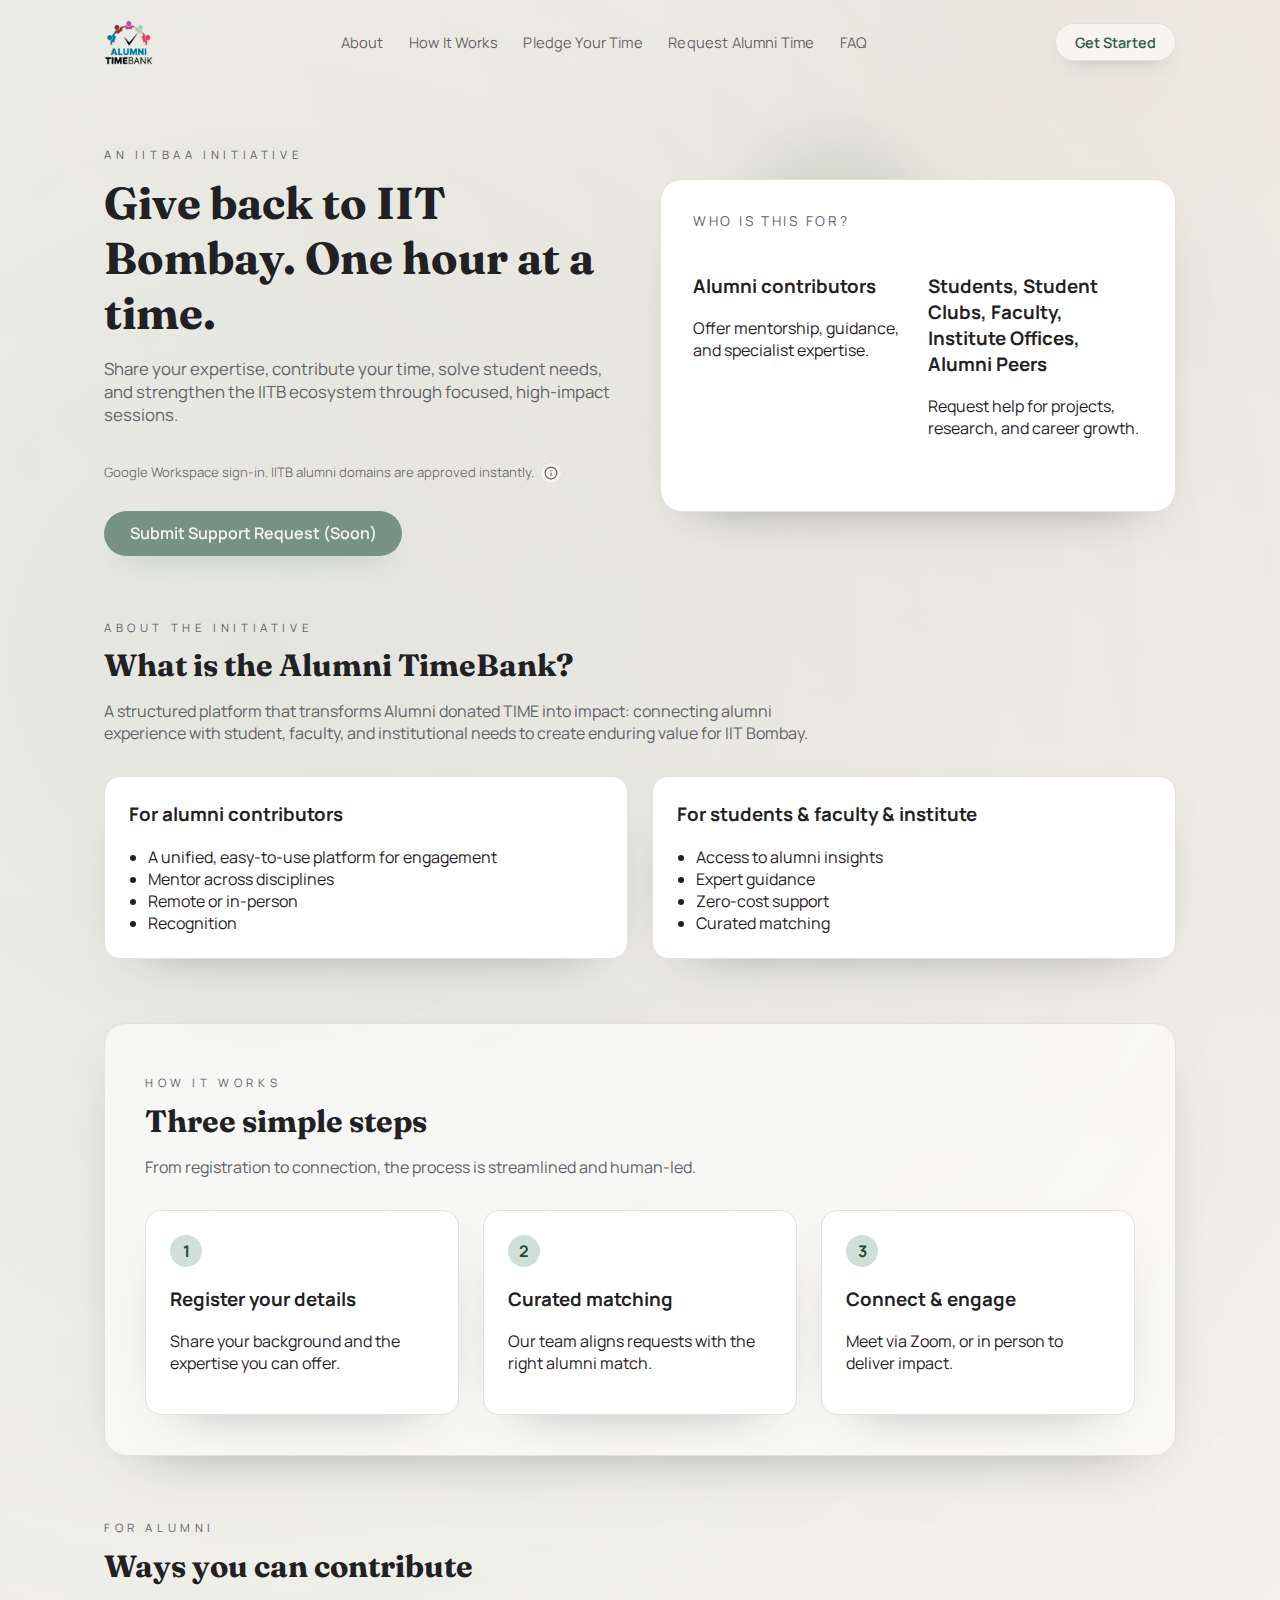
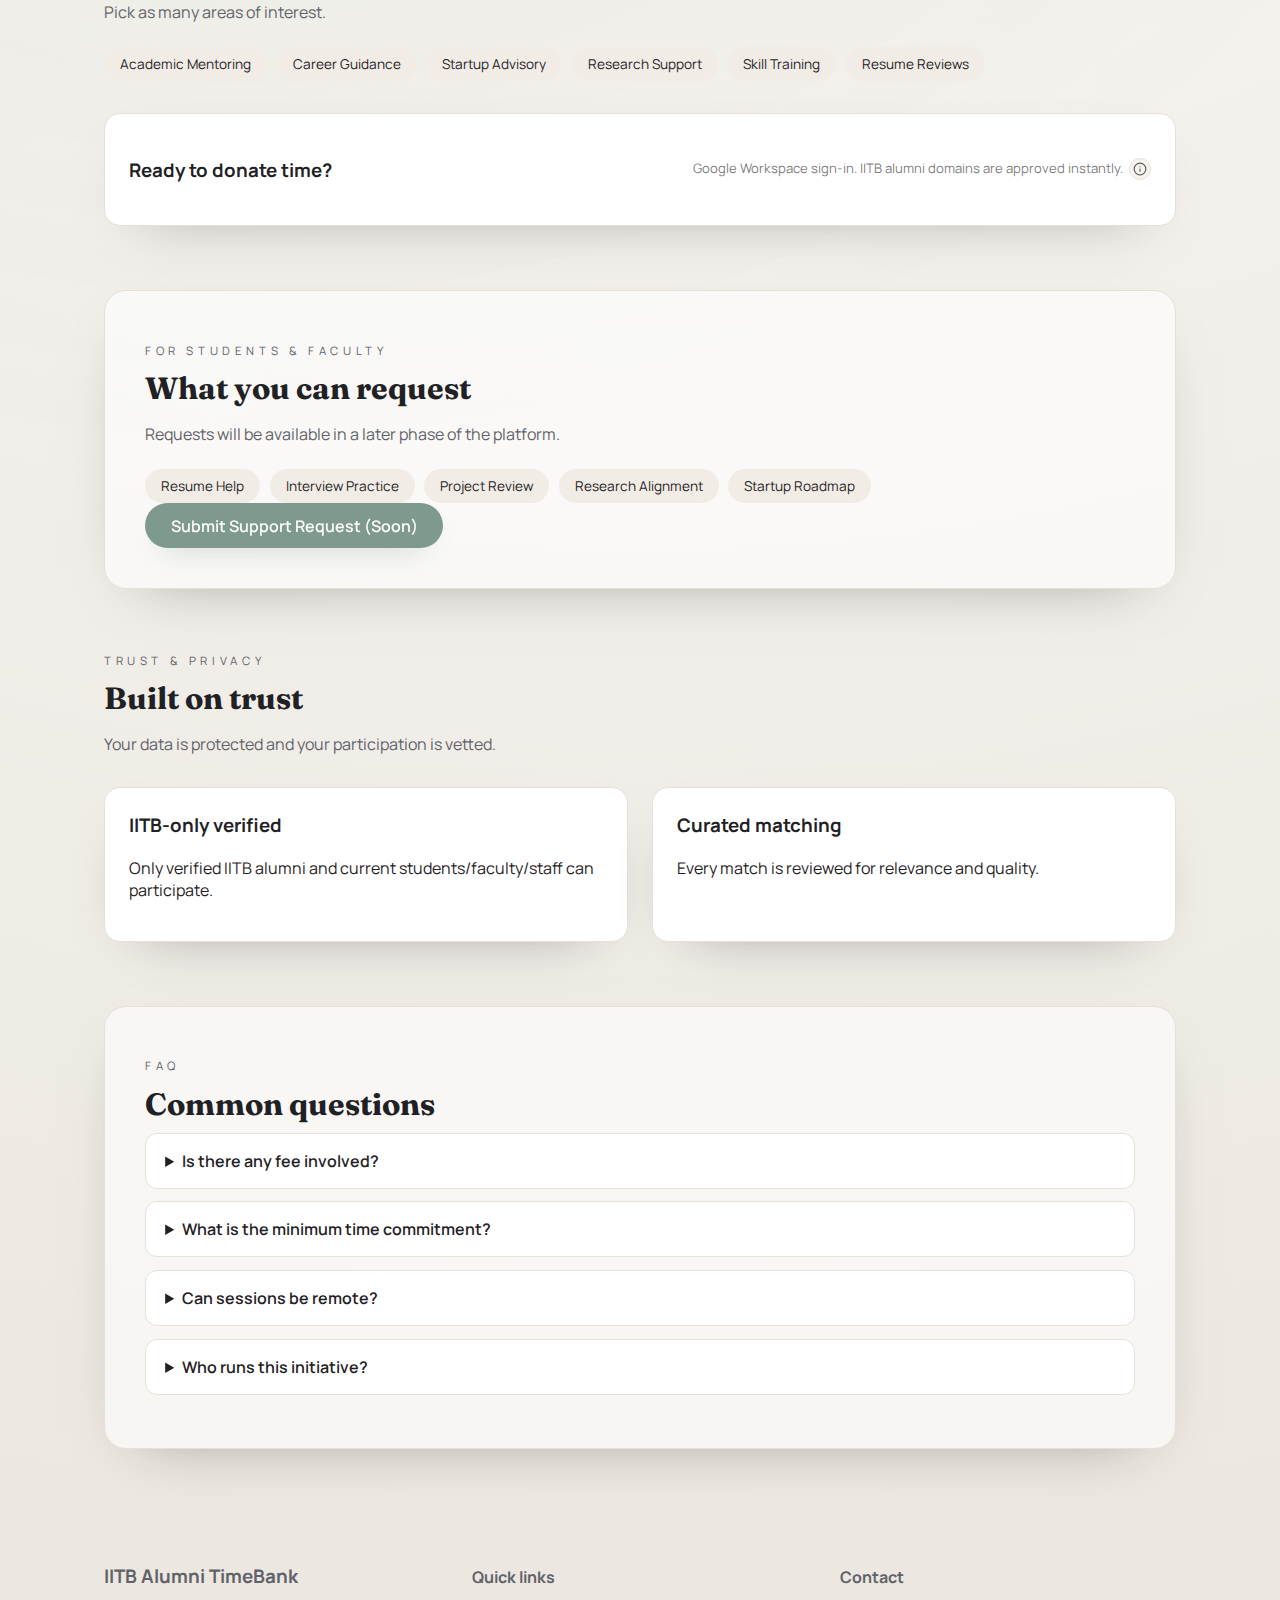
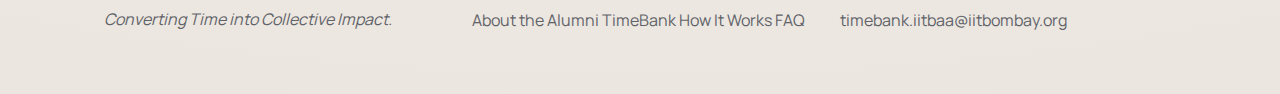
<file: index.html>
<!DOCTYPE html>
<html lang="en">
  <head>
    <meta charset="UTF-8" />
    <meta name="viewport" content="width=device-width, initial-scale=1" />
    <title>IITB Alumni TimeBank</title>
    <link rel="icon" type="image/png" href="./assets/icon.png" />
    <script src="https://accounts.google.com/gsi/client" async defer></script>
    <script type="module" crossorigin src="./assets/index-BGONsGA0.js"></script>
    <link rel="stylesheet" crossorigin href="./assets/index-CyrgsGKm.css">
  </head>
  <body>
    <div id="view-landing" class="page">
      <div id="busy-overlay" class="busy-overlay hidden" role="status" aria-live="polite">
        <div class="busy-card">
          <div class="spinner"></div>
          <div id="busy-message">Signing you in…</div>
        </div>
      </div>
      <header class="site-header">
        <a class="logo" href="#top" aria-label="IITB Alumni Time-Bank">
          <img class="logo-image" src="./assets/logo.png" alt="IITB Alumni Time-Bank" />
        </a>
        <nav class="site-nav">
          <a href="#about">About</a>
          <a href="#how-it-works">How It Works</a>
          <a href="#contribute">Pledge Your Time</a>
          <a href="#request">Request Alumni Time</a>
          <a href="#faq">FAQ</a>
        </nav>
        <button class="btn-outline btn-header" data-scroll="#contribute">Get Started</button>
      </header>

      <main id="top">
        <section class="hero">
          <div class="hero-copy">
            <p class="eyebrow">An IITBAA Initiative</p>
            <h1>Give back to IIT Bombay. One hour at a time.</h1>
            <p class="lead">
              Share your expertise, contribute your time, solve student needs, and strengthen the IITB ecosystem through focused, high-impact sessions.
            </p>
            <div class="hero-actions">
            <div class="gsi-wrap">
              <div class="gsi-button" data-gsi-button="hero"></div>
              <div class="auth-hint" data-auth-hint></div>
            </div>
              <button class="btn-primary btn-disabled" disabled>Submit Support Request (Soon)</button>
            </div>
          </div>
          <div class="hero-card">
            <div class="hero-card-title">Who is this for?</div>
            <div class="hero-card-grid">
              <div>
                <h3>Alumni contributors</h3>
                <p>Offer mentorship, guidance, and specialist expertise.</p>
              </div>
              <div>
                <h3>Students, Student Clubs,  Faculty, Institute Offices, Alumni Peers</h3>
                <p>Request help for projects, research, and career growth.</p>
              </div>
            </div>
            <!--div class="hero-card-note">
            </div-->
          </div>
        </section>

        <section id="about" class="section">
          <div class="section-header">
            <p class="eyebrow">About the initiative</p>
            <h2>What is the Alumni TimeBank?</h2>
            <p>
              A structured platform that transforms Alumni donated TIME into impact: connecting alumni experience
              with student, faculty, and institutional needs to create enduring value for IIT Bombay.
            </p>
          </div>
          <div class="info-grid">
            <div class="info-card">
              <h3>For alumni contributors</h3>
              <ul>
                <li>A unified, easy-to-use platform for engagement</li>
                <li>Mentor across disciplines</li>
                <li>Remote or in-person</li>
                <li>Recognition</li>
              </ul>
            </div>
            <div class="info-card">
              <h3>For students & faculty & institute</h3>
              <ul>
                <li>Access to alumni insights</li>
                <li>Expert guidance</li>
                <li>Zero-cost support</li>
                <li>Curated matching</li>
              </ul>
            </div>
          </div>
        </section>

        <section id="how-it-works" class="section section-alt">
          <div class="section-header">
            <p class="eyebrow">How it works</p>
            <h2>Three simple steps</h2>
            <p>From registration to connection, the process is streamlined and human-led.</p>
          </div>
          <div class="steps">
            <div class="step-card">
              <div class="step-index">1</div>
              <h3>Register your details</h3>
              <p>Share your background and the expertise you can offer.</p>
            </div>
            <div class="step-card">
              <div class="step-index">2</div>
              <h3>Curated matching</h3>
              <p>Our team aligns requests with the right alumni match.</p>
            </div>
            <div class="step-card">
              <div class="step-index">3</div>
              <h3>Connect & engage</h3>
              <p>Meet via Zoom, or in person to deliver impact.</p>
            </div>
          </div>
        </section>

        <section id="contribute" class="section">
          <div class="section-header">
            <p class="eyebrow">For alumni</p>
            <h2>Ways you can contribute</h2>
            <p>Pick as many areas of interest.</p>
          </div>
          <div class="pill-grid">
            <span>Academic Mentoring</span>
            <span>Career Guidance</span>
            <span>Startup Advisory</span>
            <span>Research Support</span>
            <span>Skill Training</span>
            <span>Resume Reviews</span>
          </div>
          <div class="cta-strip">
            <h3>Ready to donate time?</h3>
            <div class="gsi-wrap">
              <div class="gsi-button" data-gsi-button="footer"></div>
              <div class="auth-hint" data-auth-hint></div>
            </div>
          </div>
        </section>

        <section id="request" class="section section-alt">
          <div class="section-header">
            <p class="eyebrow">For students & faculty</p>
            <h2>What you can request</h2>
            <p>Requests will be available in a later phase of the platform.</p>
          </div>
          <div class="pill-grid">
            <span>Resume Help</span>
            <span>Interview Practice</span>
            <span>Project Review</span>
            <span>Research Alignment</span>
            <span>Startup Roadmap</span>
          </div>
          <button class="btn-primary btn-disabled" disabled>Submit Support Request (Soon)</button>
        </section>

        <section class="section">
          <div class="section-header">
            <p class="eyebrow">Trust & privacy</p>
            <h2>Built on trust</h2>
            <p>Your data is protected and your participation is vetted.</p>
          </div>
          <div class="info-grid">
            <div class="info-card">
              <h3>IITB-only verified</h3>
              <p>Only verified IITB alumni and current students/faculty/staff can participate.</p>
            </div>
            <div class="info-card">
              <h3>Curated matching</h3>
              <p>Every match is reviewed for relevance and quality.</p>
            </div>
          </div>
        </section>

        <section id="faq" class="section section-alt">
          <div class="section-header">
            <p class="eyebrow">FAQ</p>
            <h2>Common questions</h2>
          </div>
          <div class="faq">
            <details>
              <summary>Is there any fee involved?</summary>
              <p>No. This is a volunteer-driven initiative with zero fees.</p>
            </details>
            <details>
              <summary>What is the minimum time commitment?</summary>
              <p>Even a few hours matter. Short-term, light touch engagement time pledge options are available – average less than an hour a month.</p>
            </details>
            <details>
              <summary>Can sessions be remote?</summary>
              <p><b>Yes</b>, there are programs where remote time contributions are welcomed & accepted. Please mark your constraints and we can match you accordingly.</p>
            </details>
            <details>
              <summary>Who runs this initiative?</summary>
              <p>The TimeBank Manager (IITBAA employee), alumni volunteers in coordination with program co-ordinators.</p>
            </details>
          </div>
        </section>
      </main>

      <footer class="site-footer">
        <div>
          <h3>IITB Alumni TimeBank</h3>
          <p><em>Converting Time into Collective Impact.</em></p>
        </div>
        <div>
          <h4>Quick links</h4>
          <a href="#about">About the Alumni TimeBank</a>
          <a href="#how-it-works">How It Works</a>
          <a href="#faq">FAQ</a>
        </div>
        <div>
          <h4>Contact</h4>
          <a href="mailto:timebank.iitbaa@iitbombay.org">timebank.iitbaa@iitbombay.org</a>
        </div>
      </footer>
    </div>

    <div id="view-app" class="hidden"></div>

  </body>
</html>
</file>
<file: assets/index-CyrgsGKm.css>
@import"https://fonts.googleapis.com/css2?family=Fraunces:opsz,wght@9..144,500..700&family=Manrope:wght@300..800&display=swap";:root{color-scheme:light;--font-sans: "Manrope", "Segoe UI", sans-serif;--font-display: "Fraunces", "Georgia", serif;--bg: #f5f3ef;--bg-accent: #ebe6df;--ink: #1f2124;--muted: #5f6268;--brand: #2d5c4a;--brand-strong: #1f4a3a;--brand-soft: #cfe0d8;--accent: #9b3f2b;--panel: #ffffff;--panel-border: #e6e0d7;--shadow: 0 20px 60px -40px rgba(26, 31, 29, .55);--radius-lg: 22px;--radius-md: 16px;--radius-sm: 12px}*{box-sizing:border-box}body{margin:0;font-family:var(--font-sans);color:var(--ink);background:radial-gradient(circle at top,#fbfaf8 0%,var(--bg) 45%,var(--bg-accent) 100%)}img{max-width:100%;display:block}a{color:inherit;text-decoration:none}button{font:inherit;background:none;border:none;cursor:pointer}ul{padding-left:1.2rem;margin:.4rem 0 0}.hidden{display:none!important}.page{background-image:radial-gradient(circle at 20% 20%,rgba(45,92,74,.08),transparent 50%),radial-gradient(circle at 80% 0%,rgba(155,124,76,.12),transparent 48%)}main{max-width:1120px;margin:0 auto;padding:2rem 1.5rem 4rem}.section{margin-top:4rem}.section-alt{background:#fff9;border:1px solid var(--panel-border);border-radius:var(--radius-lg);padding:2.5rem;box-shadow:var(--shadow)}.section-header h2{font-family:var(--font-display);font-size:clamp(1.8rem,2.4vw,2.4rem);margin:.5rem 0 .6rem}.section-header p{color:var(--muted);max-width:46rem}@media(max-width:768px){main{padding:1.5rem 1rem 3rem}.section-alt{padding:1.5rem}}.eyebrow{font-size:.72rem;letter-spacing:.4em;text-transform:uppercase;color:var(--muted)}.btn-primary{background:var(--brand);color:#fff;border-radius:999px;padding:.7rem 1.6rem;font-weight:600;box-shadow:0 14px 30px -18px #2d5c4acc;transition:transform .2s ease,box-shadow .2s ease}.btn-primary:hover{transform:translateY(-1px)}.btn-outline{border:1px solid var(--panel-border);border-radius:999px;padding:.6rem 1.4rem;color:var(--brand);font-weight:600;background:#f8f5f0;box-shadow:0 10px 18px -14px #2d5c4a80}.btn-disabled{opacity:.6;cursor:not-allowed}.pill-grid{display:flex;flex-wrap:wrap;gap:.6rem;margin-top:1.5rem}.pill-grid span{background:#f1ede6;border-radius:999px;padding:.5rem 1rem;font-size:.85rem}.info-grid{display:grid;gap:1.5rem;grid-template-columns:repeat(auto-fit,minmax(240px,1fr));margin-top:2rem}.info-card{background:var(--panel);border:1px solid var(--panel-border);border-radius:var(--radius-md);padding:1.5rem;box-shadow:var(--shadow)}.info-card h3{margin-top:0}.gsi-wrap{min-height:44px}.auth-hint{margin-top:.65rem;display:inline-flex;align-items:center;gap:.35rem;font-size:.82rem;color:#1f21249e;position:relative}.auth-hint-text{line-height:1.3}.auth-hint-button{width:22px;height:22px;border-radius:999px;border:1px solid var(--panel-border);display:grid;place-items:center;background:#f7f4ef;padding:0}.auth-hint-button svg{width:14px;height:14px;stroke:#1f2124b3}.auth-popover{position:absolute;top:32px;left:0;width:min(320px,80vw);background:var(--panel);border:1px solid var(--panel-border);border-radius:var(--radius-sm);padding:.9rem 1rem;box-shadow:var(--shadow);z-index:10}.auth-popover-body p{margin:0 0 .5rem;color:var(--muted);font-size:.82rem}.auth-domain{font-weight:600;color:var(--ink)}.auth-domain-list{margin:.2rem 0 0;padding-left:1.1rem;color:var(--ink);font-size:.82rem}.spinner{width:32px;height:32px;border-radius:999px;border:3px solid rgba(45,92,74,.2);border-top-color:var(--brand);animation:spin .9s linear infinite}.busy-overlay{position:fixed;inset:0;background:#f8f6f2d1;display:grid;place-items:center;z-index:20;-webkit-backdrop-filter:blur(6px);backdrop-filter:blur(6px)}.busy-card{background:var(--panel);border-radius:var(--radius-md);border:1px solid var(--panel-border);padding:1.5rem 2rem;display:flex;align-items:center;gap:1rem;font-weight:600;box-shadow:var(--shadow)}@keyframes spin{to{transform:rotate(360deg)}}.site-header{max-width:1120px;margin:0 auto;padding:1.2rem 1.5rem;display:grid;grid-template-columns:auto 1fr auto;align-items:center;gap:1rem}.logo{display:inline-flex;align-items:center}.logo-image{height:46px;width:auto;display:block}.site-nav{display:flex;justify-content:center;gap:1.6rem;font-size:.92rem;color:#1f2124b3;letter-spacing:.01em}.site-nav a:hover{color:var(--brand-strong)}.hero{position:relative;display:grid;gap:2.5rem;grid-template-columns:repeat(auto-fit,minmax(280px,1fr));align-items:center;margin-top:1.2rem}.hero:before{content:"";position:absolute;top:-40px;left:55%;width:280px;height:280px;background:radial-gradient(circle,rgba(45,92,74,.18),transparent 70%);filter:blur(10px);z-index:-1}.hero h1{font-family:var(--font-display);font-size:clamp(2.4rem,3.5vw,3.6rem);margin:.8rem 0 1rem}.lead{color:var(--muted);font-size:1.05rem;max-width:32rem}.hero-actions{display:flex;flex-wrap:wrap;gap:1rem;margin-top:1.6rem}.hero-card{background:var(--panel);border-radius:var(--radius-lg);border:1px solid var(--panel-border);padding:2rem;box-shadow:0 24px 50px -40px #1a1f1d99}.hero-card-title{font-size:.85rem;letter-spacing:.2em;text-transform:uppercase;color:var(--muted)}.hero-card-grid{display:grid;gap:1.2rem;margin:1.5rem 0;grid-template-columns:repeat(auto-fit,minmax(200px,1fr))}.hero-card-note{padding-top:1rem;border-top:1px dashed var(--panel-border);color:var(--muted);font-size:.9rem}.btn-header{padding:.55rem 1.2rem;font-size:.9rem}.steps{display:grid;gap:1.5rem;grid-template-columns:repeat(auto-fit,minmax(220px,1fr));margin-top:2rem}.step-card{background:var(--panel);border:1px solid var(--panel-border);border-radius:var(--radius-md);padding:1.5rem;box-shadow:var(--shadow)}.step-index{width:32px;height:32px;border-radius:50%;background:var(--brand-soft);color:var(--brand-strong);display:grid;place-items:center;font-weight:700;margin-bottom:.8rem}.cta-strip{margin-top:2rem;background:var(--panel);border:1px solid var(--panel-border);border-radius:var(--radius-md);padding:1.5rem;display:flex;flex-wrap:wrap;align-items:center;justify-content:space-between;gap:1rem;box-shadow:var(--shadow)}.faq details{background:var(--panel);border:1px solid var(--panel-border);border-radius:var(--radius-sm);padding:1rem 1.2rem;margin-bottom:.8rem}.faq summary{font-weight:600;cursor:pointer}.site-footer{max-width:1120px;margin:0 auto;padding:2rem 1.5rem 3rem;display:grid;gap:2rem;grid-template-columns:repeat(auto-fit,minmax(200px,1fr));color:var(--muted)}@media(max-width:900px){.site-nav{display:none}.site-header{grid-template-columns:auto auto;justify-content:space-between}}.app-shell{min-height:100vh}.app-container{max-width:1120px;margin:0 auto;padding:2.5rem 1.5rem 3rem}.hero-panel{display:grid;gap:2rem;grid-template-columns:minmax(0,1fr)}.app-hero{margin-bottom:2rem}@media(min-width:1024px){.hero-panel{grid-template-columns:minmax(0,1.2fr) minmax(0,.8fr);align-items:center}}.panel{background:var(--panel);border:1px solid var(--panel-border);border-radius:var(--radius-lg);box-shadow:var(--shadow);padding:1.75rem}.title{font-family:var(--font-display);font-size:clamp(2.2rem,2.8vw,3.2rem);margin-top:.75rem}.subtitle{color:var(--muted);margin-top:.8rem;max-width:36rem}.panel-header{display:flex;justify-content:space-between;align-items:flex-start;gap:1.5rem;margin-bottom:1.5rem}.panel-title{font-family:var(--font-display);font-size:1.6rem;letter-spacing:-.02em}.panel-subtitle{color:var(--muted);margin-top:.25rem;max-width:34rem}.panel-chip{border-radius:999px;border:1px solid var(--panel-border);background:#f7f4ef;padding:.25rem .8rem;font-size:.75rem;letter-spacing:.08em;text-transform:uppercase;color:var(--muted)}.panel-chip.accent{background:var(--brand-soft);border-color:#2d5c4a40;color:var(--brand)}.panel-actions{display:flex;align-items:center;gap:1rem;margin-top:1.5rem}.form-grid{display:grid;gap:1.25rem;grid-template-columns:repeat(auto-fit,minmax(220px,1fr))}.form-stack{display:grid;gap:1rem}.field-row{display:flex;flex-direction:column;gap:.35rem}.field-label{font-size:.85rem;font-weight:600;display:inline-flex;align-items:center;gap:.5rem}.field-optional{font-size:.7rem;padding:.1rem .5rem;border-radius:999px;background:#f0ede8;color:var(--muted)}.field-hint{font-size:.75rem;color:var(--muted);margin-top:.35rem}.input{border:1px solid var(--panel-border);border-radius:var(--radius-sm);padding:.65rem .8rem;font-size:.95rem;background:#fbfbf9}.input:focus{outline:2px solid rgba(45,92,74,.35);outline-offset:1px}.input-readonly{background:#f1eee8;color:var(--muted)}.select-input{appearance:none;background-image:linear-gradient(45deg,transparent 50%,#7b7b7b 50%),linear-gradient(135deg,#7b7b7b 50%,transparent 50%);background-position:calc(100% - 18px) calc(1em + 2px),calc(100% - 13px) calc(1em + 2px);background-size:5px 5px,5px 5px;background-repeat:no-repeat;padding-right:2rem}.toggle-row{flex-direction:row;align-items:center;justify-content:space-between}.toggle-wrap{display:inline-flex;align-items:center;gap:.6rem;background:#f6f4f0;padding:.4rem .7rem;border-radius:999px}.toggle-input{width:1.1rem;height:1.1rem}.toggle-label{font-size:.8rem;color:var(--muted)}.btn-link{color:var(--accent);font-weight:600;font-size:.85rem}.btn-primary .spinner{width:18px;height:18px;border-width:2px}.btn-primary{display:inline-flex;align-items:center;gap:.5rem}.form-error{color:var(--accent);font-size:.85rem}.identity-card{background:#f7f4ef;border-radius:var(--radius-md);padding:1.2rem 1.4rem;border:1px solid var(--panel-border)}.identity-label{font-size:.75rem;text-transform:uppercase;letter-spacing:.2em;color:var(--muted)}.identity-value{font-weight:600;margin-top:.35rem}.status-pill{display:inline-flex;margin-top:.75rem;border-radius:999px;padding:.25rem .75rem;font-size:.75rem;letter-spacing:.05em}.status-approved{background:var(--brand-soft);color:var(--brand)}.status-new{background:#f8efe1;color:#8f6b2d}.status-pending{background:#f5e5e1;color:#8a3b2f}.pending-body{background:#f9f6f1;border-radius:var(--radius-md);padding:1.2rem;border:1px dashed #e2d9ca}.pending-badge{display:inline-flex;background:#f0e7d8;color:#7a5a2b;padding:.25rem .75rem;border-radius:999px;font-size:.8rem;font-weight:600}.pending-copy{color:var(--muted);margin-top:.6rem}.table-shell{border:1px solid var(--panel-border);border-radius:var(--radius-md);overflow:hidden;background:#fbfbf9}.donations-table{width:100%;border-collapse:collapse;font-size:.9rem}.donations-table thead{background:#f3efe7;text-align:left;font-size:.75rem;letter-spacing:.08em;text-transform:uppercase;color:var(--muted)}.donations-table th,.donations-table td{padding:.75rem 1rem;border-bottom:1px solid var(--panel-border)}.donations-table tbody tr:last-child td{border-bottom:none}.cell-title{font-weight:600}.cell-subtitle{color:var(--muted);font-size:.75rem;margin-top:.2rem}.empty-state{padding:1.5rem;text-align:center;color:var(--muted);font-size:.9rem}.donations-grid{display:grid;gap:1.5rem}@media(min-width:1024px){.donations-grid{grid-template-columns:1.1fr .9fr}}.taxonomy-field{background:#fbfbf9;border:1px solid var(--panel-border);border-radius:var(--radius-md);padding:1rem}.taxonomy-tree{display:grid;gap:.6rem}.taxonomy-node{display:flex;align-items:center;gap:.6rem;font-size:.9rem}.taxonomy-checkbox{width:1rem;height:1rem}.taxonomy-node.is-disabled{opacity:.6}.taxonomy-children{margin-left:1.6rem;display:grid;gap:.5rem}.taxonomy-selected{margin-top:1rem;border-top:1px dashed var(--panel-border);padding-top:.8rem}.taxonomy-selected-label{font-size:.75rem;color:var(--muted);letter-spacing:.12em;text-transform:uppercase;margin-bottom:.5rem}.taxonomy-selected-list{display:flex;flex-wrap:wrap;gap:.5rem}.taxonomy-chip{background:#f1ede6;border-radius:999px;padding:.35rem .8rem;font-size:.8rem}.taxonomy-empty{color:var(--muted);font-size:.85rem}
</file>
